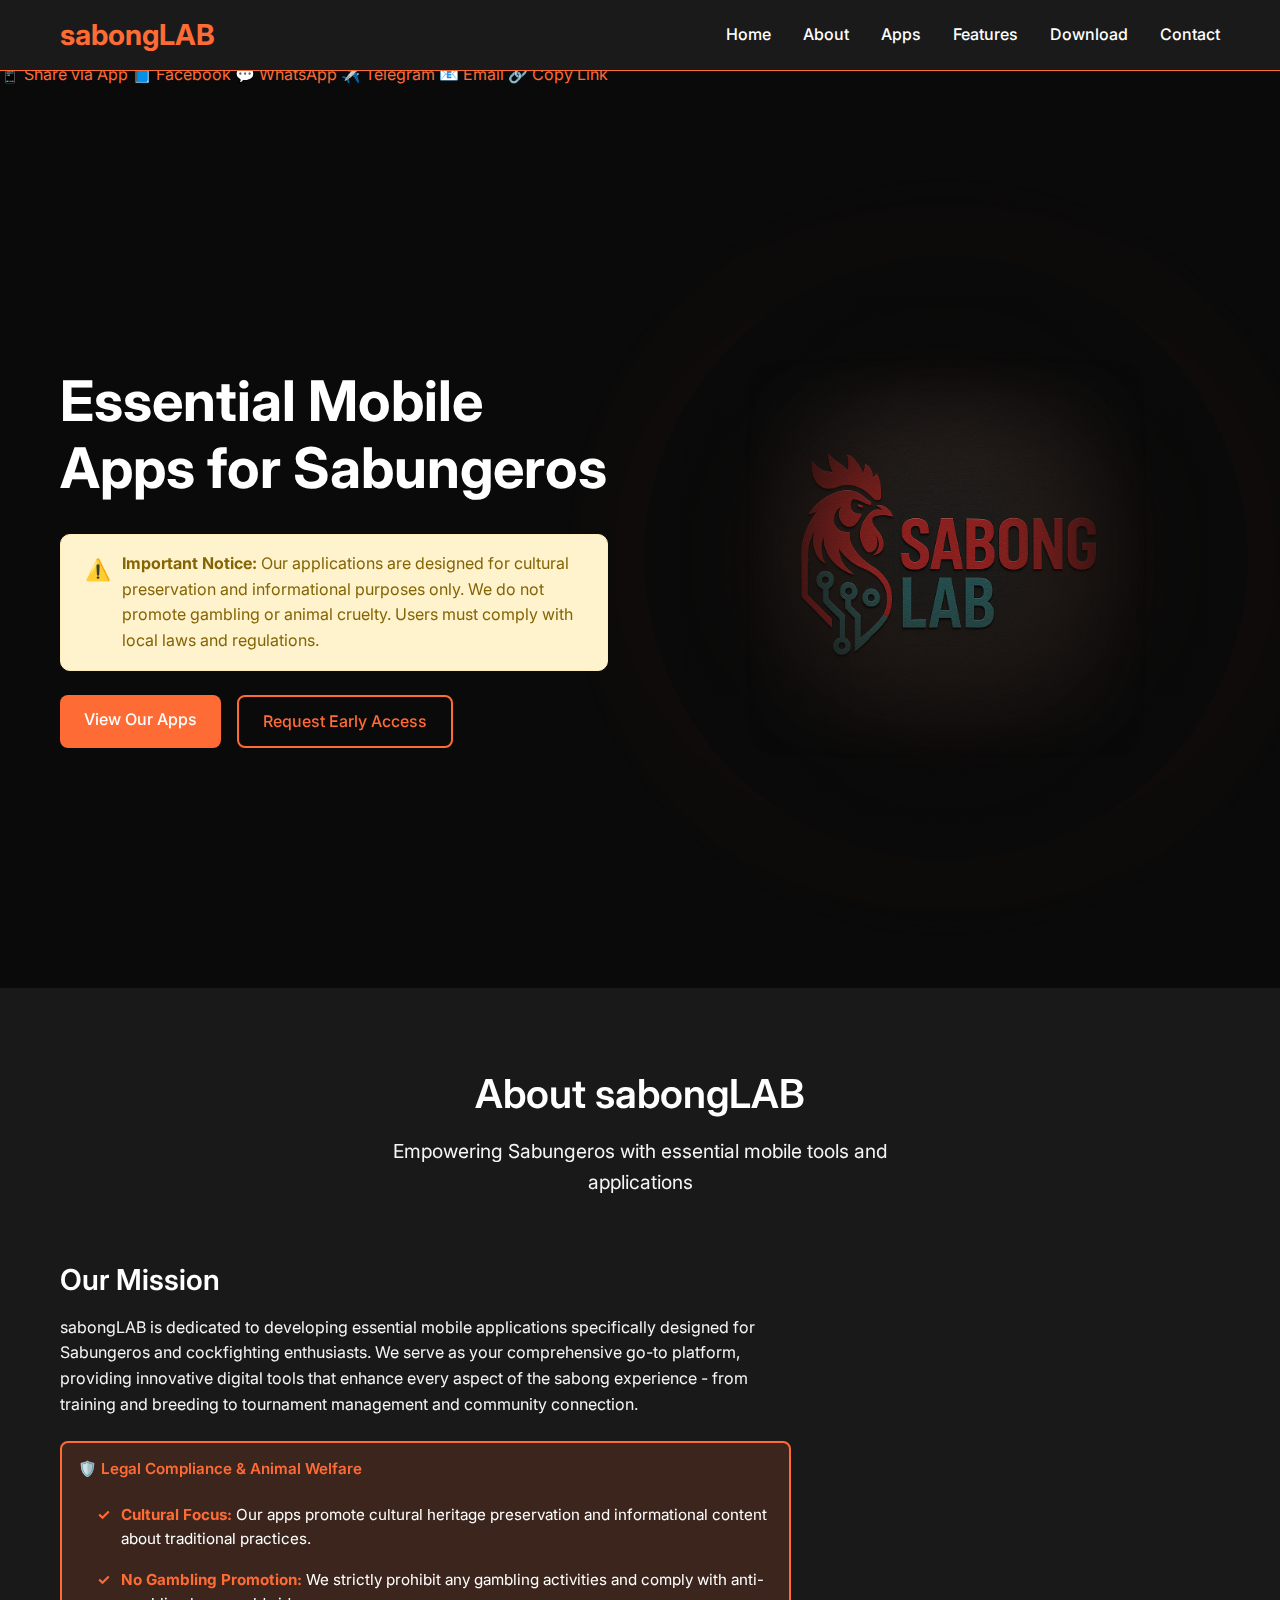
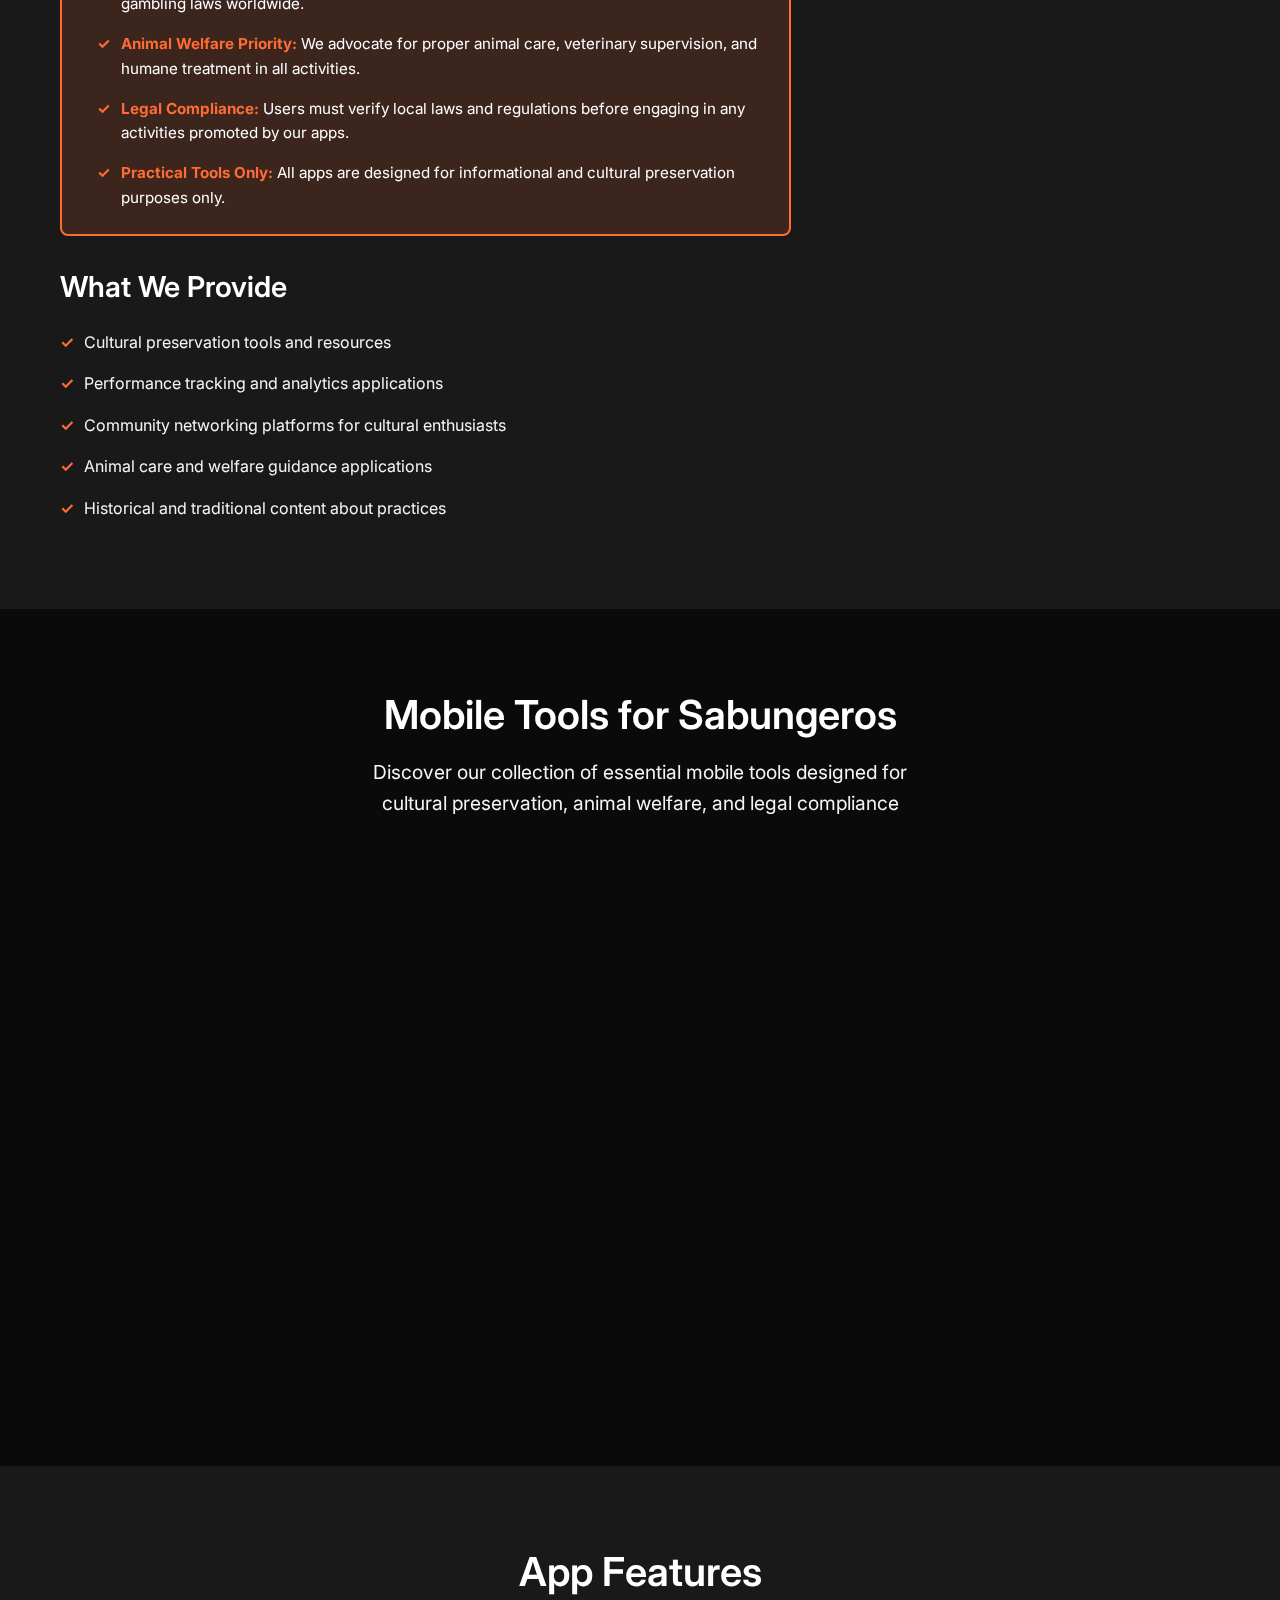
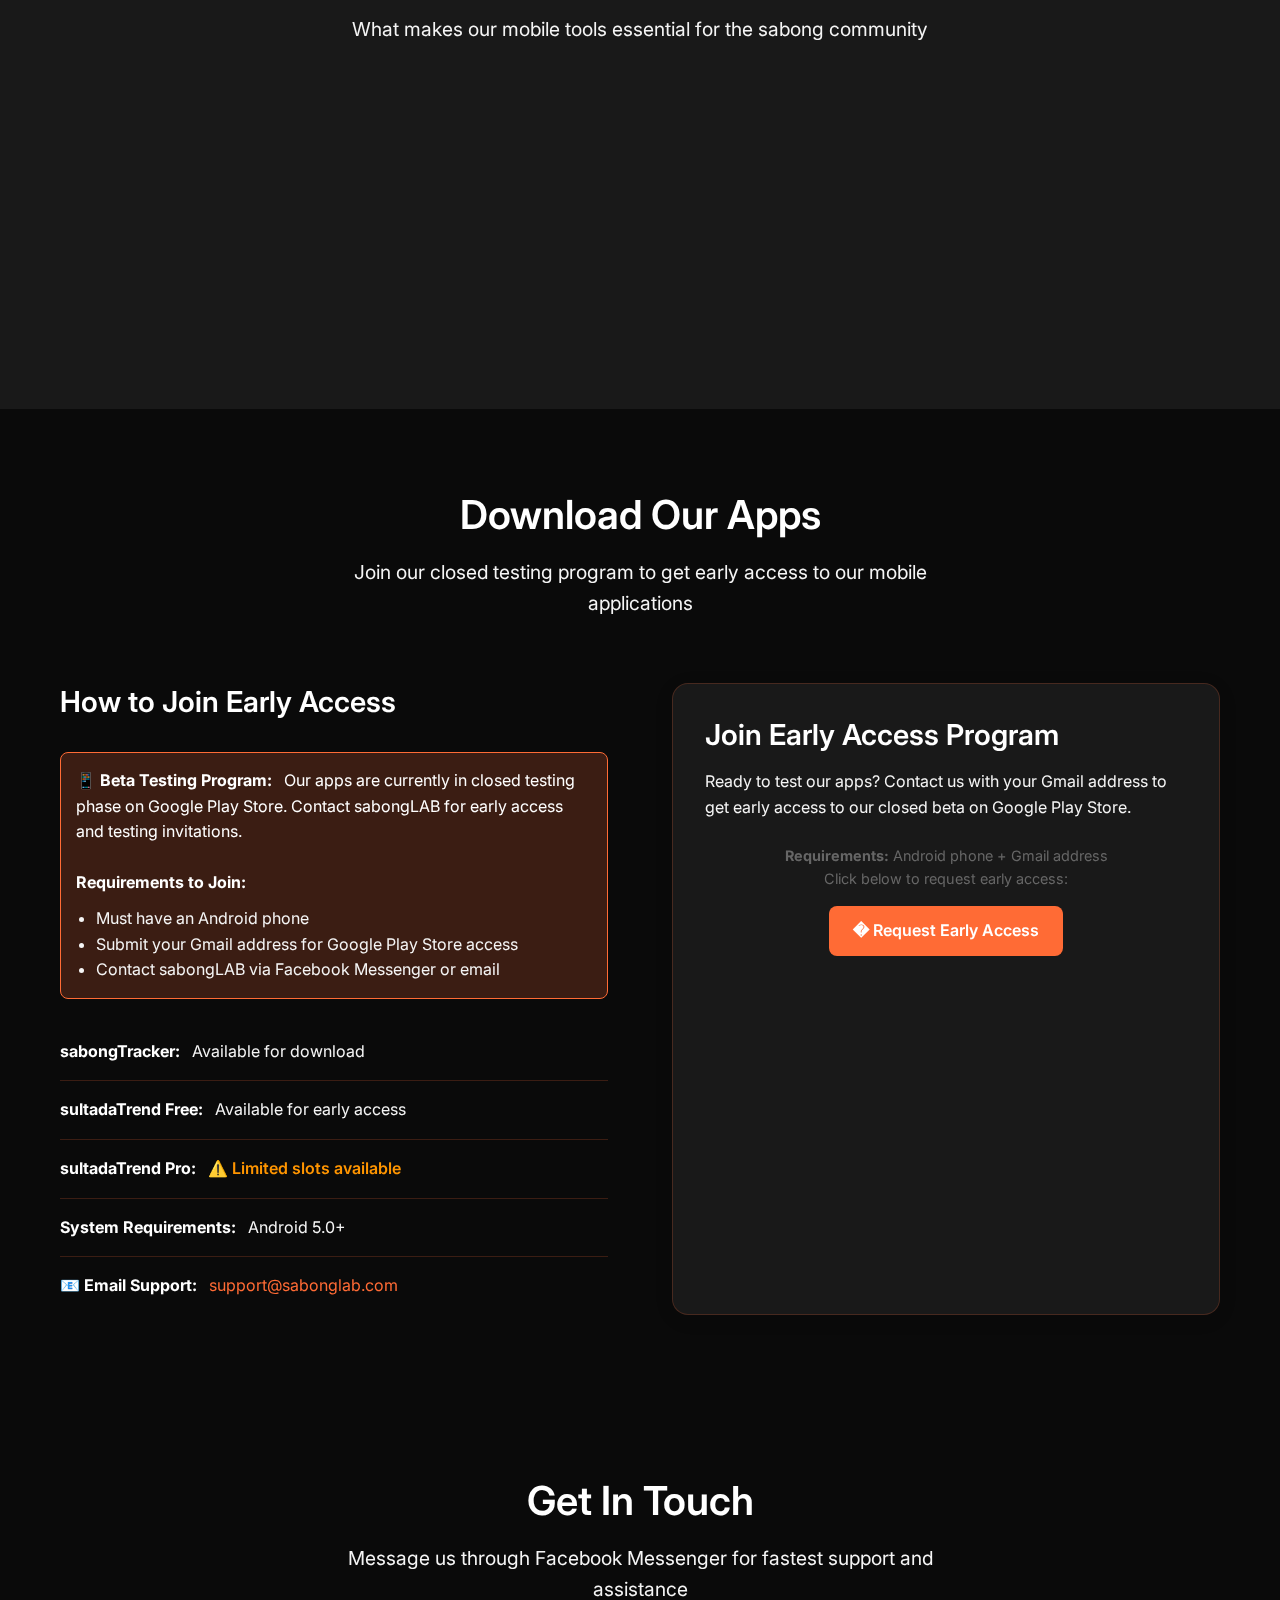
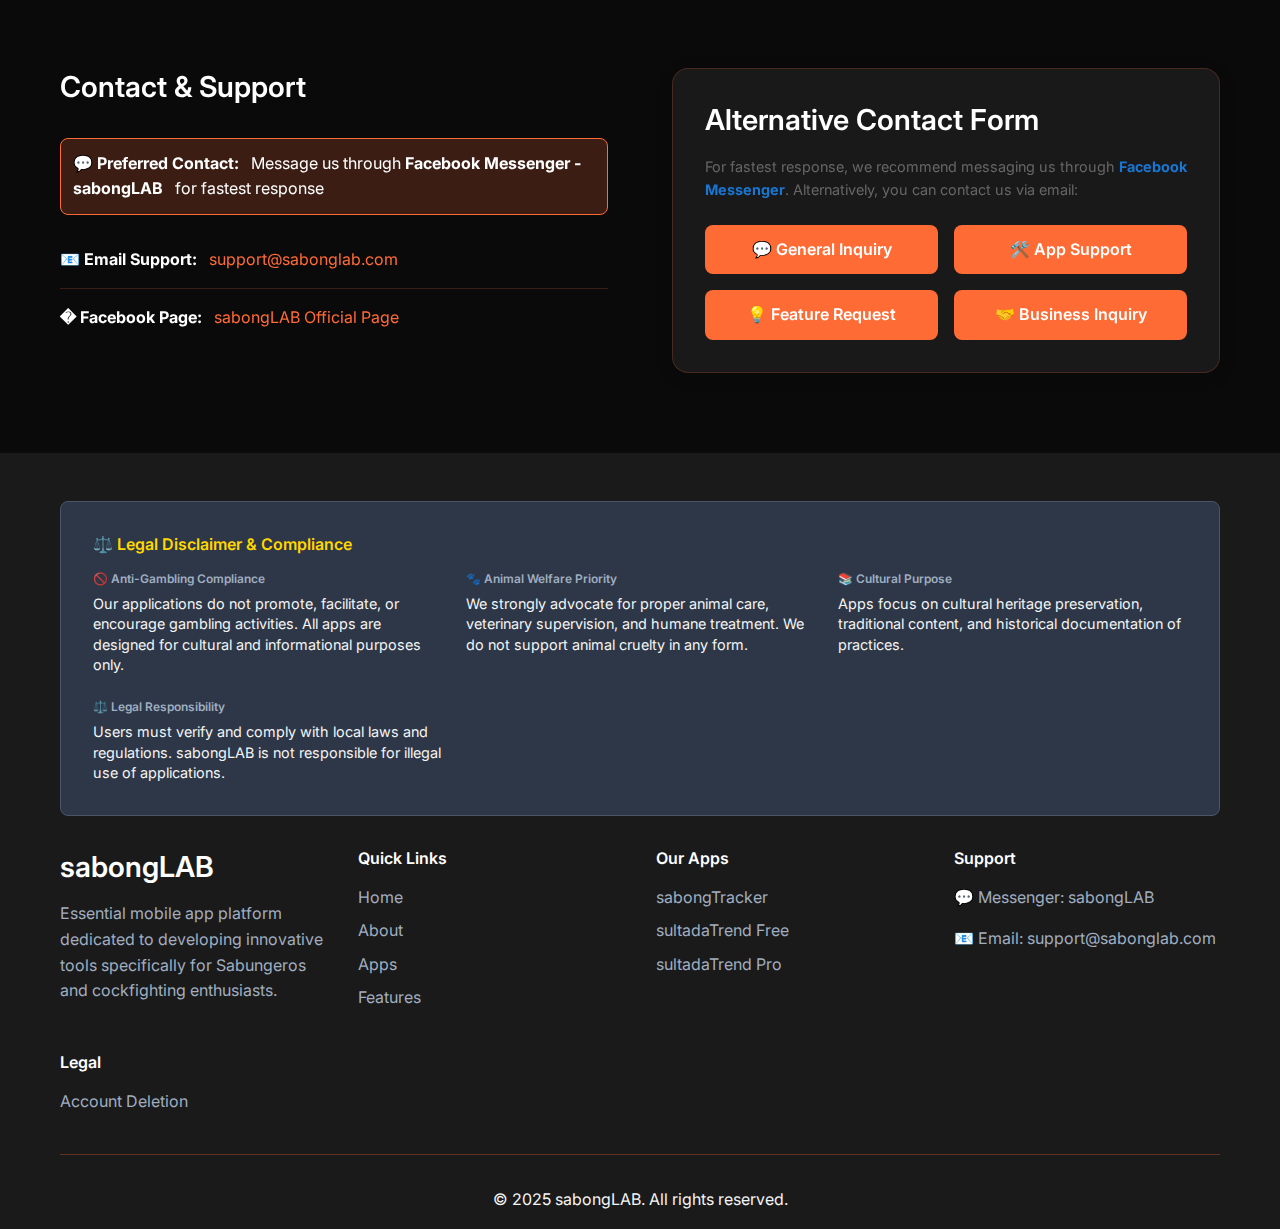
<file: index.html>
<!DOCTYPE html>
<html lang="en">
<head>
    <meta charset="UTF-8">
    <meta name="viewport" content="width=device-width, initial-scale=1.0, maximum-scale=5.0, user-scalable=yes">
    <meta name="format-detection" content="telephone=yes">
    <meta name="mobile-web-app-capable" content="yes">
    <meta name="apple-mobile-web-app-capable" content="yes">
    <meta name="apple-mobile-web-app-status-bar-style" content="black-translucent">
    <meta name="description" content="sabongLAB - Essential Mobile Apps for Sabungeros and Cockfighting Tools">
    <meta name="
    <title>sabongLAB - Essential Mobile Apps for Sabungeros</title>
    
    <!-- Favicon -->
    <link rel="icon" type="image/png" sizes="32x32" href="images/favicon-32x32.png">
    <link rel="icon" type="image/png" sizes="16x16" href="images/favicon-16x16.png">
    <link rel="apple-touch-icon" sizes="180x180" href="images/apple-touch-icon.png">
    <link rel="shortcut icon" href="images/favicon.ico">
    
    <link rel="stylesheet" href="styles.css">
    <link rel="preconnect" href="https://fonts.googleapis.com">
    <link rel="preconnect" href="https://fonts.gstatic.com" crossorigin>
    <link href="https://fonts.googleapis.com/css2?family=Inter:wght@300;400;500;600;700&display=swap" rel="stylesheet">
</head>
<body>
    <!-- Navigation -->
    <nav class="navbar">
        <div class="nav-container">
            <div class="nav-logo">
                <a href="#home">sabongLAB</a>
            </div>
            <ul class="nav-menu">
                <li class="nav-item">
                    <a href="#home" class="nav-link">Home</a>
                </li>
                <li class="nav-item">
                    <a href="#about" class="nav-link">About</a>
                </li>
                <li class="nav-item">
                    <a href="#apps" class="nav-link">Apps</a>
                </li>
                <li class="nav-item">
                    <a href="#features" class="nav-link">Features</a>
                </li>
                <li class="nav-item">
                    <a href="#download" class="nav-link">Download</a>
                </li>
                <li class="nav-item">
                    <a href="#contact" class="nav-link">Contact</a>
                </li>
            </ul>
            <div class="nav-toggle" id="mobile-menu">
                <span class="bar"></span>
                <span class="bar"></span>
                <span class="bar"></span>
            </div>
        </div>
    </nav>

    <!-- Floating Share Button -->
    <div class="share-float" id="shareButton">
        <div class="share-icon">
            <span>📤</span>
        </div>
        <div class="share-menu" id="shareMenu">
            <div class="share-menu-header">
                <h4>Share sabongLAB</h4>
            </div>
            <div class="share-options">
                <a href="#" class="share-option" id="nativeShare">
                    <span class="share-emoji">📱</span>
                    <span>Share via App</span>
                </a>
                <a href="https://www.facebook.com/sharer/sharer.php?u=https://sabonglab.com" target="_blank" class="share-option">
                    <span class="share-emoji">📘</span>
                    <span>Facebook</span>
                </a>
                <a href="https://wa.me/?text=Check%20out%20sabongLAB%20-%20Essential%20Mobile%20Apps%20for%20Sabungeros!%20🐓%20https://sabonglab.com" target="_blank" class="share-option">
                    <span class="share-emoji">💬</span>
                    <span>WhatsApp</span>
                </a>
                <a href="https://t.me/share/url?url=https://sabonglab.com&text=Check%20out%20sabongLAB%20-%20Essential%20Mobile%20Apps%20for%20Sabungeros!%20🐓" target="_blank" class="share-option">
                    <span class="share-emoji">✈️</span>
                    <span>Telegram</span>
                </a>
                <a href="mailto:?subject=Check out sabongLAB&body=Check%20out%20sabongLAB%20-%20Essential%20Mobile%20Apps%20for%20Sabungeros!%20🐓%0D%0A%0D%0Ahttps://sabonglab.com" class="share-option">
                    <span class="share-emoji">📧</span>
                    <span>Email</span>
                </a>
                <a href="#" class="share-option" id="copyLink">
                    <span class="share-emoji">🔗</span>
                    <span>Copy Link</span>
                </a>
            </div>
        </div>
    </div>

    <!-- Hero Section -->
    <section id="home" class="hero">
        <div class="hero-container">
            <div class="hero-content">
                <h1 class="hero-title">Essential Mobile Apps for Sabungeros</h1>
                <!-- ...existing code... -->
                <div class="important-notice" style="background: #fff3cd; color: #856404; border-radius: 10px; padding: 1rem 1.5rem; margin: 2rem 0 0 0; border: 1px solid #ffeeba; display: flex; align-items: flex-start; gap: 0.7rem; font-size: 1rem; max-width: 600px;">
                    <span style="font-size: 1.3rem; margin-top: 2px;">⚠️</span>
                    <span><strong>Important Notice:</strong> Our applications are designed for cultural preservation and informational purposes only. We do not promote gambling or animal cruelty. Users must comply with local laws and regulations.</span>
                </div>
                <div style="height: 1.5rem;"></div>
                <div class="hero-buttons">
                    <a href="#apps" class="btn btn-primary">View Our Apps</a>
                    <a href="#contact" class="btn btn-secondary">Request Early Access</a>
                </div>
            </div>
            <div class="hero-image">
                <div class="hero-logo-container">
                    <img src="images/sabonglab-logo.png" alt="sabongLAB Logo" class="hero-logo">
                </div>
            </div>
        </div>
    </section>

    <!-- About Section -->
    <section id="about" class="about">
        <div class="container">
            <div class="section-header">
                <h2>About sabongLAB</h2>
                <p>Empowering Sabungeros with essential mobile tools and applications</p>
            </div>
            <div class="about-content">
                <div class="about-text">
                    <h3>Our Mission</h3>
                    <p>sabongLAB is dedicated to developing essential mobile applications specifically designed for Sabungeros and cockfighting enthusiasts. We serve as your comprehensive go-to platform, providing innovative digital tools that enhance every aspect of the sabong experience - from training and breeding to tournament management and community connection.</p>
                    
                    <div class="legal-disclaimer" style="background: rgba(255, 107, 53, 0.15); border: 2px solid var(--dk-orange); padding: 16px; border-radius: 8px; margin: 1.5rem 0; font-size: 0.95rem; color: var(--dk-white);">
                        <h4 style="color: var(--dk-orange); margin-bottom: 1rem;">🛡️ Legal Compliance & Animal Welfare</h4>
                        <ul style="margin: 0; padding-left: 1.2rem; color: var(--dk-white);">
                            <li style="color: var(--dk-white);"><strong style="color: var(--dk-orange);">Cultural Focus:</strong> Our apps promote cultural heritage preservation and informational content about traditional practices.</li>
                            <li style="color: var(--dk-white);"><strong style="color: var(--dk-orange);">No Gambling Promotion:</strong> We strictly prohibit any gambling activities and comply with anti-gambling laws worldwide.</li>
                            <li style="color: var(--dk-white);"><strong style="color: var(--dk-orange);">Animal Welfare Priority:</strong> We advocate for proper animal care, veterinary supervision, and humane treatment in all activities.</li>
                            <li style="color: var(--dk-white);"><strong style="color: var(--dk-orange);">Legal Compliance:</strong> Users must verify local laws and regulations before engaging in any activities promoted by our apps.</li>
                            <li style="color: var(--dk-white);"><strong style="color: var(--dk-orange);">Practical Tools Only:</strong> All apps are designed for informational and cultural preservation purposes only.</li>
                        </ul>
                    </div>
                    
                    <h3>What We Provide</h3>
                    <ul>
                        <li>Cultural preservation tools and resources</li>
                        <li>Performance tracking and analytics applications</li>
                        <li>Community networking platforms for cultural enthusiasts</li>
                        <li>Animal care and welfare guidance applications</li>
                        <li>Historical and traditional content about practices</li>
                    </ul>
                </div>
                <div class="about-stats">
                    <div class="stat-item">
                        <h4>3</h4>
                        <p>Mobile Apps</p>
                    </div>
                    <div class="stat-item">
                        <h4>10K+</h4>
                        <p>Downloads</p>
                    </div>
                    <div class="stat-item">
                        <h4>4.2</h4>
                        <p>User Rating</p>
                    </div>
                </div>
            </div>
        </div>
    </section>

    <!-- Apps Section -->
    <section id="apps" class="services">
        <div class="container">
            <div class="section-header">
                <h2>Mobile Tools for Sabungeros</h2>
                <p>Discover our collection of essential mobile tools designed for cultural preservation, animal welfare, and legal compliance</p>
            </div>
            <div class="services-grid">
                <div class="service-card">
                    <div class="app-logo">
                        <img src="images/sabong-tracker-logo.png" alt="sabongTracker Logo" class="app-logo-img">
                    </div>
                    <h3>sabongTracker</h3>
                    <p class="app-summary">Cockfighting events and schedules across the nation on your fingertips.</p>
                    <button class="toggle-details btn-link">Show Details</button>
                    <div class="app-details" style="display: none;">
                        <p>sabongTracker is your ultimate companion for keeping up with the cockfighting events and regular cockpit schedules across the nation. Whether you're a sabong enthusiast, cockpit operator or an event promoter, this app is designed to bridge the gap between tradition and technology.</p>
                    </div>
                    <a href="https://play.google.com/store/apps/details?id=com.gil.sabongtracker" target="_blank" class="btn btn-primary">Live on Google Play—download now</a>
                    <div style="margin-top: 0.5rem; text-align: center;">
                        <a href="https://play.google.com/store/apps/details?id=com.gil.sabongtracker" target="_blank" 
                           style="color: var(--dk-gray-light); font-size: 0.85rem; text-decoration: underline; display: inline-flex; align-items: center; gap: 0.3rem; justify-content: center;">
                            📱 View on Google Play Store
                        </a>
                    </div>
                </div>
                <div class="service-card">
                    <div class="app-logo">
                        <img src="images/sultada-trend-free-logo.png" alt="sultadaTrend Free Logo" class="app-logo-img">
                    </div>
                    <h3>sultadaTrend Free</h3>
                    <p class="app-summary">Free analytics and pattern detection tool for Sabong enthusiasts.</p>
                    <button class="toggle-details btn-link">Show Details</button>
                    <div class="app-details" style="display: none;">
                        <p>sultadaTrend Free is the free version of sultadaTrend Pro, the ultimate analytics and pattern detection tool designed specifically for Sabong (cockfighting) enthusiasts. Take your Sabong experience to the next level with features that help you record, analyze, and guide you with possible match outcomes.</p>
                        <div style="margin-top: 1rem; font-size: 0.9rem; color: #666;">
                            <strong>Key Features:</strong> Effortless Match Recording, Advanced Pattern Detection, Customizable Data, Dynamic Analytics, Clean User-Friendly Interface, Secure & Private data storage.
                        </div>
                    </div>
                    <a href="https://www.facebook.com/profile.php?id=61580675567336" target="_blank" class="btn btn-primary">Request Early Access</a>
                    <div style="margin-top: 0.8rem; text-align: center;">
                        <a href="https://play.google.com/store/apps/details?id=com.sultanfreeversionapp.analytics" target="_blank" 
                           style="color: var(--dk-gray-light); font-size: 0.85rem; text-decoration: underline; display: inline-flex; align-items: center; gap: 0.3rem; justify-content: center;">
                            📱 View on Google Play Store
                        </a>
                    </div>
                </div>
                <div class="service-card">
                    <div class="app-logo">
                        <img src="images/sultada-trend-pro-logo.png" alt="sultadaTrend Pro Logo" class="app-logo-img">
                    </div>
                    <h3>sultadaTrend Pro</h3>
                    <p class="app-summary">Premium analytics tool with unlimited features and moon phase analysis.</p>
                    <button class="toggle-details btn-link">Show Details</button>
                    <div class="app-details" style="display: none;">
                        <p>sultadaTrend Pro is the ultimate analytics and pattern detection tool designed specifically for Sabong (cockfighting) enthusiasts. Take your Sabong experience to the next level with features that help you record, analyze, and guide you with possible match outcomes.</p>
                        <div style="margin-top: 1rem; font-size: 0.9rem; color: #666;">
                            <strong>Key Features:</strong> Unlimited Match Recording, Advanced Pattern Detection, Customizable Data, Dynamic Analytics with Charts, Moon Phase Analysis, Clean User-Friendly Interface, Secure & Private data storage.
                        </div>
                    </div>
                    <a href="https://www.facebook.com/profile.php?id=61580675567336" target="_blank" class="btn btn-primary">Request Early Access</a>
                    <div style="margin-top: 0.8rem; text-align: center;">
                        <a href="https://play.google.com/store/apps/details?id=com.sultada.trend.analytics" target="_blank" 
                           style="color: var(--dk-gray-light); font-size: 0.85rem; text-decoration: underline; display: inline-flex; align-items: center; gap: 0.3rem; justify-content: center;">
                            📱 View on Google Play Store
                        </a>
                    </div>
                </div>
            </div>
        </div>
    </section>

    <!-- Features Section -->
    <section id="features" class="analysis">
        <div class="container">
            <div class="section-header">
                <h2>App Features</h2>
                <p>What makes our mobile tools essential for the sabong community</p>
            </div>
            <div class="analysis-content">
                <div class="analysis-card">
                    <h3>Event Tracking & Scheduling</h3>
                    <p>Stay updated with cockfighting events and regular cockpit schedules across the nation. Bridge the gap between tradition and technology with comprehensive event management tools.</p>
                </div>
                <div class="analysis-card">
                    <h3>Match Analytics & Trend Detection</h3>
                    <p>Record, analyze, and track match patterns with useful analytics tools. Features include customizable data entry, dynamic charts, and moon phase analysis for comprehensive insights.</p>
                </div>
            </div>
        </div>
    </section>

    <!-- Download Section -->
    <section id="download" class="contact">
        <div class="container">
            <div class="section-header">
                <h2>Download Our Apps</h2>
                <p>Join our closed testing program to get early access to our mobile applications</p>
            </div>
            <div class="contact-content">
                <div class="contact-info">
                    <h3>How to Join Early Access</h3>
                    <div class="contact-item" style="background: rgba(255, 107, 53, 0.2); border: 1px solid var(--dk-orange); padding: 15px; border-radius: 8px; margin-bottom: 1.5rem; color: var(--dk-white);">
                        <strong>📱 Beta Testing Program:</strong> Our apps are currently in closed testing phase on Google Play Store. Contact sabongLAB for early access and testing invitations.
                        <br><br>
                        <strong>Requirements to Join:</strong>
                        <ul style="margin: 10px 0 0 0; padding-left: 20px; color: var(--dk-white);">
                            <li>Must have an Android phone</li>
                            <li>Submit your Gmail address for Google Play Store access</li>
                            <li>Contact sabongLAB via Facebook Messenger or email</li>
                        </ul>
                    </div>
                    <div class="contact-item">
                        <strong>sabongTracker:</strong> <span style="color: var(--dk-gray-light);">Available for download</span>
                    </div>
                    <div class="contact-item">
                        <strong>sultadaTrend Free:</strong> <span style="color: var(--dk-gray-light);">Available for early access</span>
                    </div>
                    <div class="contact-item">
                        <strong>sultadaTrend Pro:</strong> <span style="color: #ff9500; font-weight: 600;">⚠️ Limited slots available</span>
                    </div>
                    <div class="contact-item">
                        <strong>System Requirements:</strong> Android 5.0+
                    </div>
                    <div class="contact-item">
                        <strong>📧 Email Support:</strong> <a href="mailto:support@sabonglab.com?subject=Early Access Request" style="color: var(--dk-orange);">support@sabonglab.com</a>
                    </div>
                </div>
                <div class="contact-form">
                    <h3>Join Early Access Program</h3>
                    <p>Ready to test our apps? Contact us with your Gmail address to get early access to our closed beta on Google Play Store.</p>
                    <div style="text-align: center; margin-top: 1.5rem;">
                        <p style="margin-bottom: 1rem; color: #666; font-size: 0.9rem;">
                            <strong>Requirements:</strong> Android phone + Gmail address<br>
                            Click below to request early access:
                        </p>
                        <a href="mailto:support@sabonglab.com?subject=Early Access Request&body=Hi sabongLAB team,%0D%0A%0D%0AI would like to join the early access program for your apps.%0D%0A%0D%0AMy Gmail address: [Please enter your Gmail address here]%0D%0AAndroid device model: [Please specify your Android phone model]%0D%0A%0D%0AApps I'm interested in:%0D%0A☐ sabongTracker%0D%0A☐ sultadaTrend Free%0D%0A☐ sultadaTrend Pro (Limited slots)%0D%0A%0D%0AThank you!" 
                           class="btn btn-primary" 
                           style="display: inline-block; padding: 12px 24px; background: var(--dk-orange); color: white; text-decoration: none; border-radius: 8px; font-weight: 600; transition: all 0.3s ease;">
                            � Request Early Access
                        </a>
                    </div>
                </div>
            </div>
        </div>
    </section>

    <!-- Contact Section -->
    <section id="contact" class="contact">
        <div class="container">
            <div class="section-header">
                <h2>Get In Touch</h2>
                <p>Message us through Facebook Messenger for fastest support and assistance</p>
            </div>
            <div class="contact-content">
                <div class="contact-info">
                    <h3>Contact & Support</h3>
                    <div class="contact-item" style="background: rgba(255, 107, 53, 0.2); border: 1px solid var(--dk-orange); padding: 12px; border-radius: 8px; margin-bottom: 1rem; color: var(--dk-white);">
                        <strong>💬 Preferred Contact:</strong> Message us through <a href="https://www.facebook.com/profile.php?id=61580675567336" target="_blank" style="color: var(--dk-orange);"><strong>Facebook Messenger - sabongLAB</strong></a> for fastest response
                    </div>
                    <div class="contact-item">
                        <strong>📧 Email Support:</strong> <a href="mailto:support@sabonglab.com" style="color: var(--dk-orange);">support@sabonglab.com</a>
                    </div>
                    <div class="contact-item">
                        <strong>� Facebook Page:</strong> <a href="https://www.facebook.com/profile.php?id=61580675567336" target="_blank" style="color: var(--dk-orange);">sabongLAB Official Page</a>
                    </div>
                </div>
                <div class="contact-form">
                    <h3>Alternative Contact Form</h3>
                    <p style="margin-bottom: 1rem; color: #666; font-size: 0.9rem;">
                        For fastest response, we recommend messaging us through <a href="https://www.facebook.com/profile.php?id=61580675567336" target="_blank" style="color: #1976d2;"><strong>Facebook Messenger</strong></a>. 
                        Alternatively, you can contact us via email:
                    </p>
                    <div style="display: grid; grid-template-columns: repeat(auto-fit, minmax(200px, 1fr)); gap: 1rem; margin-top: 1.5rem;">
                        <a href="mailto:support@sabonglab.com?subject=General Inquiry&body=Hi sabongLAB team,%0D%0A%0D%0A[Please describe your inquiry here]%0D%0A%0D%0AThank you!" 
                           class="btn btn-primary" 
                           style="display: block; padding: 12px 16px; background: var(--dk-orange); color: white; text-decoration: none; border-radius: 8px; font-weight: 600; text-align: center; transition: all 0.3s ease;">
                            💬 General Inquiry
                        </a>
                        <a href="mailto:support@sabonglab.com?subject=App Support Request&body=Hi sabongLAB team,%0D%0A%0D%0AApp: [Please specify which app]%0D%0ADevice: [Android/iOS version]%0D%0AIssue: [Please describe the issue]%0D%0A%0D%0AThank you!" 
                           class="btn btn-primary" 
                           style="display: block; padding: 12px 16px; background: var(--dk-orange); color: white; text-decoration: none; border-radius: 8px; font-weight: 600; text-align: center; transition: all 0.3s ease;">
                            🛠️ App Support
                        </a>
                        <a href="mailto:support@sabonglab.com?subject=Feature Request&body=Hi sabongLAB team,%0D%0A%0D%0AApp: [Please specify which app]%0D%0AFeature Request: [Please describe the feature you'd like to see]%0D%0AWhy it would be helpful: [Optional explanation]%0D%0A%0D%0AThank you!" 
                           class="btn btn-primary" 
                           style="display: block; padding: 12px 16px; background: var(--dk-orange); color: white; text-decoration: none; border-radius: 8px; font-weight: 600; text-align: center; transition: all 0.3s ease;">
                            💡 Feature Request
                        </a>
                        <a href="mailto:support@sabonglab.com?subject=Business Inquiry&body=Hi sabongLAB team,%0D%0A%0D%0A[Please describe your business inquiry]%0D%0A%0D%0AThank you!" 
                           class="btn btn-primary" 
                           style="display: block; padding: 12px 16px; background: var(--dk-orange); color: white; text-decoration: none; border-radius: 8px; font-weight: 600; text-align: center; transition: all 0.3s ease;">
                            🤝 Business Inquiry
                        </a>
                    </div>
                </div>
            </div>
        </div>
    </section>

    <!-- Footer -->
    <footer class="footer">
        <div class="container">
            <!-- Legal Disclaimer Section -->
            <div style="background: #2d3748; padding: 2rem; border-radius: 8px; margin-bottom: 2rem; border: 1px solid #4a5568;">
                <h4 style="color: #ffd700; margin-bottom: 1rem;">⚖️ Legal Disclaimer & Compliance</h4>
                <div style="display: grid; grid-template-columns: repeat(auto-fit, minmax(300px, 1fr)); gap: 1.5rem; font-size: 0.9rem; color: #e2e8f0;">
                    <div>
                        <h5 style="color: #a0aec0; margin-bottom: 0.5rem;">🚫 Anti-Gambling Compliance</h5>
                        <p style="margin: 0; line-height: 1.4;">Our applications do not promote, facilitate, or encourage gambling activities. All apps are designed for cultural and informational purposes only.</p>
                    </div>
                    <div>
                        <h5 style="color: #a0aec0; margin-bottom: 0.5rem;">🐾 Animal Welfare Priority</h5>
                        <p style="margin: 0; line-height: 1.4;">We strongly advocate for proper animal care, veterinary supervision, and humane treatment. We do not support animal cruelty in any form.</p>
                    </div>
                    <div>
                        <h5 style="color: #a0aec0; margin-bottom: 0.5rem;">📚 Cultural Purpose</h5>
                        <p style="margin: 0; line-height: 1.4;">Apps focus on cultural heritage preservation, traditional content, and historical documentation of practices.</p>
                    </div>
                    <div>
                        <h5 style="color: #a0aec0; margin-bottom: 0.5rem;">⚖️ Legal Responsibility</h5>
                        <p style="margin: 0; line-height: 1.4;">Users must verify and comply with local laws and regulations. sabongLAB is not responsible for illegal use of applications.</p>
                    </div>
                </div>
            </div>
            
            <div class="footer-content">
                <div class="footer-section">
                    <h3>sabongLAB</h3>
                    <p>Essential mobile app platform dedicated to developing innovative tools specifically for Sabungeros and cockfighting enthusiasts.</p>
                </div>
                <div class="footer-section">
                    <h4>Quick Links</h4>
                    <ul>
                        <li><a href="#home">Home</a></li>
                        <li><a href="#about">About</a></li>
                        <li><a href="#apps">Apps</a></li>
                        <li><a href="#features">Features</a></li>
                    </ul>
                </div>
                <div class="footer-section">
                    <h4>Our Apps</h4>
                    <ul>
                        <li><a href="https://play.google.com/store/apps/details?id=com.gil.sabongtracker" target="_blank">sabongTracker</a></li>
                        <li><a href="https://play.google.com/store/apps/details?id=com.sultanfreeversionapp.analytics" target="_blank">sultadaTrend Free</a></li>
                        <li><a href="https://play.google.com/store/apps/details?id=com.sultada.trend.analytics" target="_blank">sultadaTrend Pro</a></li>
                    </ul>
                </div>
                <div class="footer-section">
                    <h4>Support</h4>
                    <p>💬 Messenger: <a href="https://www.facebook.com/profile.php?id=61580675567336" target="_blank" style="color: #a0aec0;">sabongLAB</a></p>
                    <p>📧 Email: <a href="mailto:support@sabonglab.com" style="color: #a0aec0;">support@sabonglab.com</a></p>
                </div>
                <div class="footer-section">
                    <h4>Legal</h4>
                    <ul>
                        <li><a href="sabongtracker-account-deletion.html" style="color: #a0aec0;">Account Deletion</a></li>
                    </ul>
                </div>
            </div>
            <div class="footer-bottom">
                <p>&copy; 2025 sabongLAB. All rights reserved.</p>
            </div>
        </div>
    </footer>

    <script src="script.js"></script>
</body>
</html>
</file>
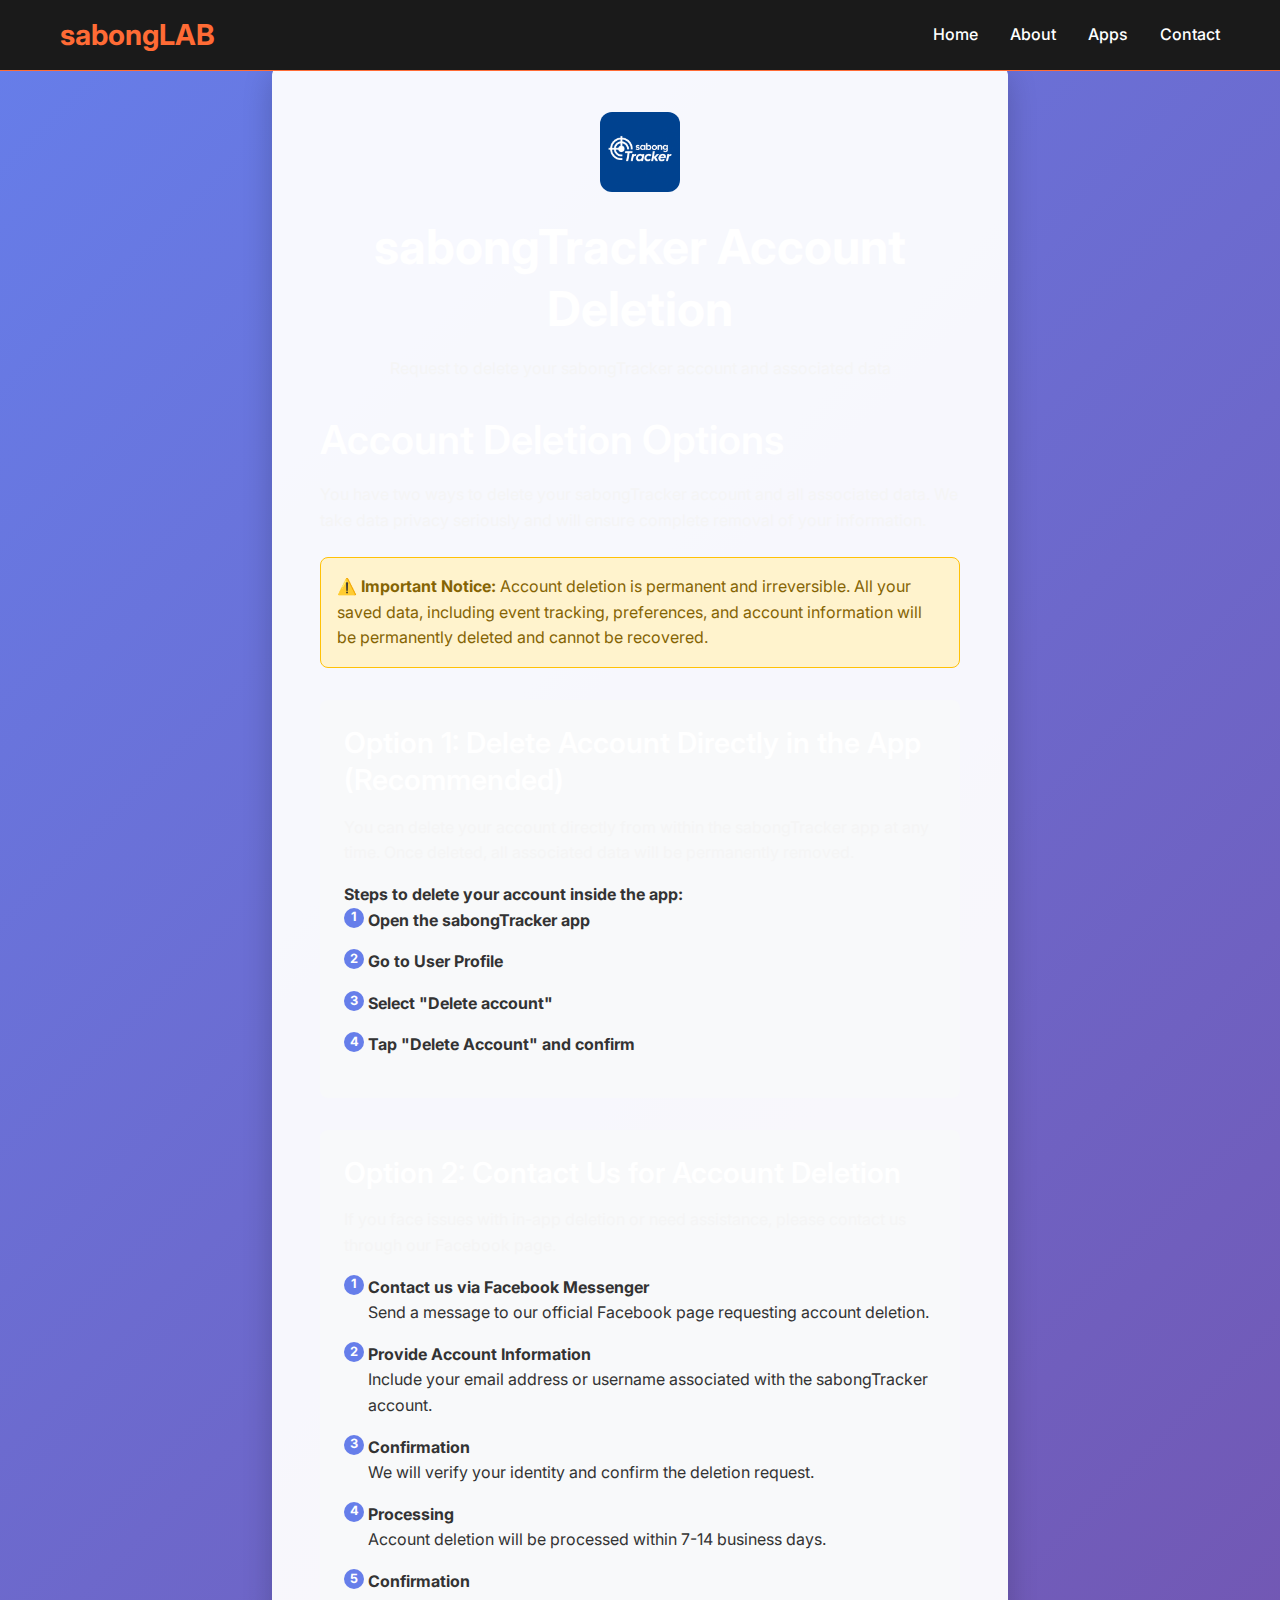
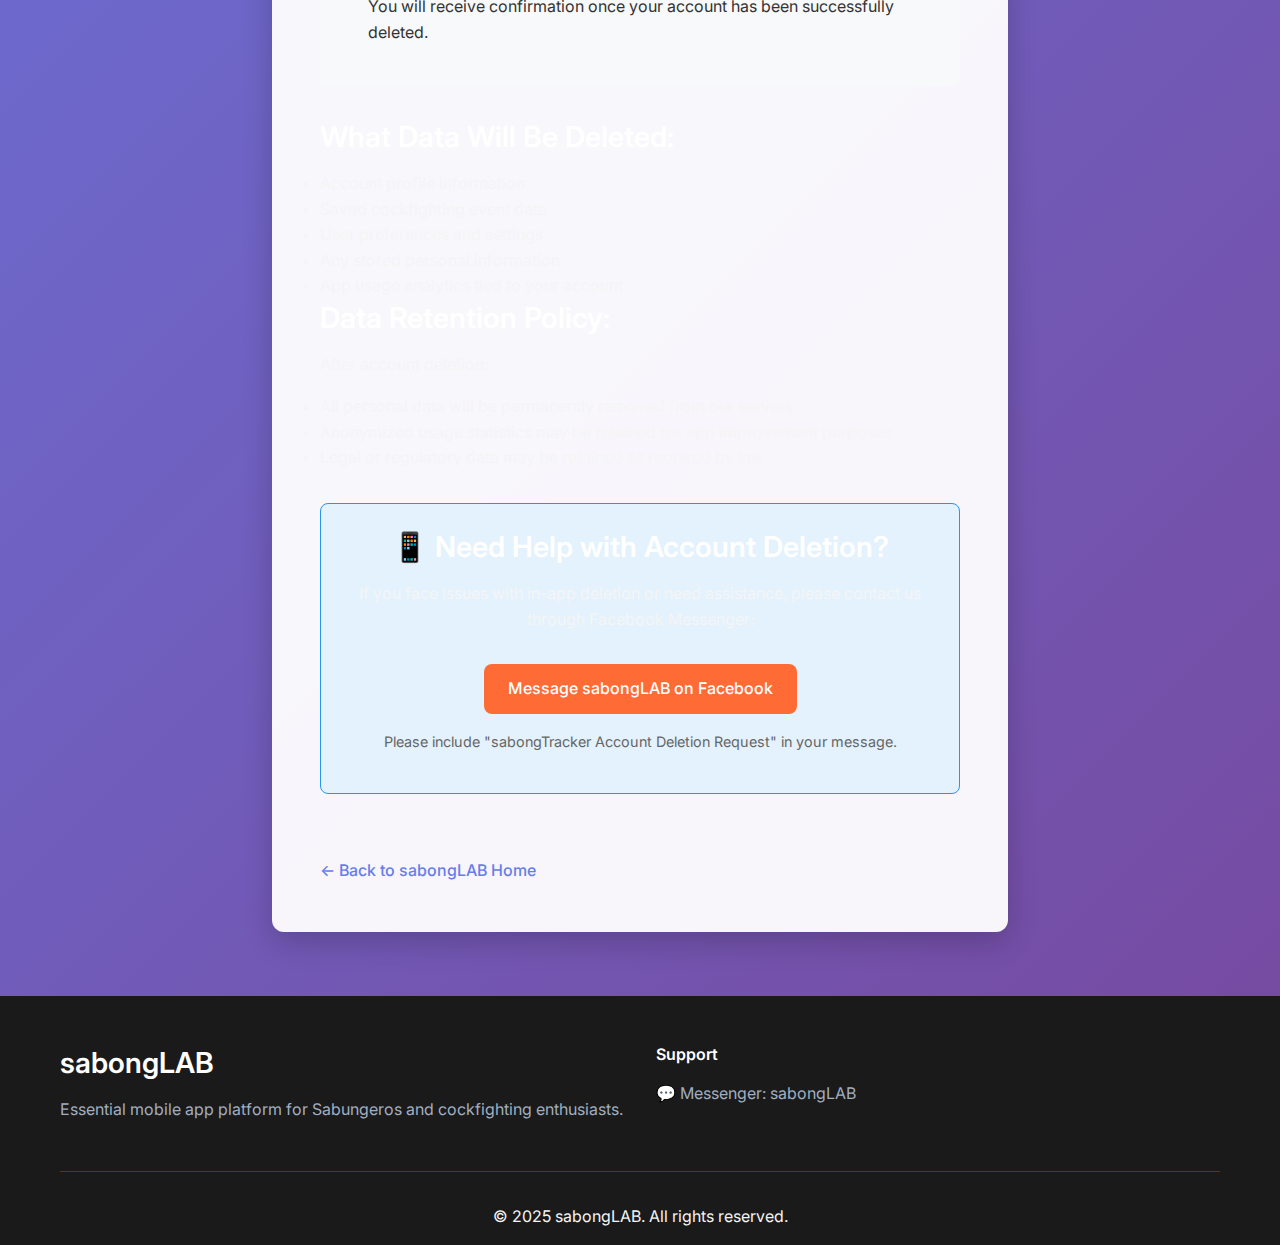
<file: sabongtracker-account-deletion.html>
<!DOCTYPE html>
<html lang="en">
<head>
    <meta charset="UTF-8">
    <meta name="viewport" content="width=device-width, initial-scale=1.0">
    <meta name="description" content="sabongTracker Account Deletion - Request account deletion for sabongTracker app">
    <meta name="keywords" content="sabongTracker, account deletion, delete account, remove data">
    <title>sabongTracker - Account Deletion</title>
    <link rel="stylesheet" href="styles.css">
    <link rel="preconnect" href="https://fonts.googleapis.com">
    <link rel="preconnect" href="https://fonts.gstatic.com" crossorigin>
    <link href="https://fonts.googleapis.com/css2?family=Inter:wght@300;400;500;600;700&display=swap" rel="stylesheet">
    <style>
        .deletion-page {
            padding: 4rem 0;
            min-height: 80vh;
            background: linear-gradient(135deg, #667eea 0%, #764ba2 100%);
            color: white;
        }
        .deletion-container {
            max-width: 800px;
            margin: 0 auto;
            padding: 0 2rem;
        }
        .deletion-card {
            background: rgba(255, 255, 255, 0.95);
            border-radius: 12px;
            padding: 3rem;
            color: #333;
            box-shadow: 0 10px 30px rgba(0, 0, 0, 0.2);
        }
        .app-header {
            text-align: center;
            margin-bottom: 2rem;
        }
        .app-logo-large {
            width: 80px;
            height: 80px;
            border-radius: 12px;
            margin-bottom: 1rem;
        }
        .process-steps {
            background: #f8f9fa;
            border-radius: 8px;
            padding: 1.5rem;
            margin: 2rem 0;
        }
        .step {
            margin-bottom: 1rem;
            padding-left: 1.5rem;
            position: relative;
        }
        .step::before {
            content: counter(step-counter);
            counter-increment: step-counter;
            position: absolute;
            left: 0;
            top: 0;
            background: #667eea;
            color: white;
            width: 20px;
            height: 20px;
            border-radius: 50%;
            display: flex;
            align-items: center;
            justify-content: center;
            font-size: 0.8rem;
            font-weight: bold;
        }
        .process-steps {
            counter-reset: step-counter;
        }
        .warning-box {
            background: #fff3cd;
            border: 1px solid #ffc107;
            border-radius: 8px;
            padding: 1rem;
            margin: 1.5rem 0;
            color: #856404;
        }
        .contact-section {
            background: #e3f2fd;
            border: 1px solid #2196f3;
            border-radius: 8px;
            padding: 1.5rem;
            margin: 2rem 0;
            text-align: center;
        }
        .back-link {
            display: inline-block;
            margin-top: 2rem;
            color: #667eea;
            text-decoration: none;
            font-weight: 500;
        }
        .back-link:hover {
            text-decoration: underline;
        }
    </style>
</head>
<body>
    <!-- Navigation -->
    <nav class="navbar">
        <div class="nav-container">
            <div class="nav-logo">
                <a href="index.html">sabongLAB</a>
            </div>
            <ul class="nav-menu">
                <li class="nav-item">
                    <a href="index.html#home" class="nav-link">Home</a>
                </li>
                <li class="nav-item">
                    <a href="index.html#about" class="nav-link">About</a>
                </li>
                <li class="nav-item">
                    <a href="index.html#apps" class="nav-link">Apps</a>
                </li>
                <li class="nav-item">
                    <a href="index.html#contact" class="nav-link">Contact</a>
                </li>
            </ul>
        </div>
    </nav>

    <!-- Account Deletion Page -->
    <section class="deletion-page">
        <div class="deletion-container">
            <div class="deletion-card">
                <div class="app-header">
                    <img src="images/sabong-tracker-logo.png" alt="sabongTracker Logo" class="app-logo-large">
                    <h1>sabongTracker Account Deletion</h1>
                    <p>Request to delete your sabongTracker account and associated data</p>
                </div>

                <h2>Account Deletion Options</h2>
                <p>You have two ways to delete your sabongTracker account and all associated data. We take data privacy seriously and will ensure complete removal of your information.</p>

                <div class="warning-box">
                    <strong>⚠️ Important Notice:</strong> Account deletion is permanent and irreversible. All your saved data, including event tracking, preferences, and account information will be permanently deleted and cannot be recovered.
                </div>

                <div class="process-steps">
                    <h3>Option 1: Delete Account Directly in the App (Recommended)</h3>
                    <p>You can delete your account directly from within the sabongTracker app at any time. Once deleted, all associated data will be permanently removed.</p>
                    
                    <strong>Steps to delete your account inside the app:</strong>
                    <div class="step">
                        <strong>Open the sabongTracker app</strong>
                    </div>
                    <div class="step">
                        <strong>Go to User Profile</strong>
                    </div>
                    <div class="step">
                        <strong>Select "Delete account"</strong>
                    </div>
                    <div class="step">
                        <strong>Tap "Delete Account" and confirm</strong>
                    </div>
                </div>

                <div class="process-steps">
                    <h3>Option 2: Contact Us for Account Deletion</h3>
                    <p>If you face issues with in-app deletion or need assistance, please contact us through our Facebook page.</p>
                    <div class="step">
                        <strong>Contact us via Facebook Messenger</strong><br>
                        Send a message to our official Facebook page requesting account deletion.
                    </div>
                    <div class="step">
                        <strong>Provide Account Information</strong><br>
                        Include your email address or username associated with the sabongTracker account.
                    </div>
                    <div class="step">
                        <strong>Confirmation</strong><br>
                        We will verify your identity and confirm the deletion request.
                    </div>
                    <div class="step">
                        <strong>Processing</strong><br>
                        Account deletion will be processed within 7-14 business days.
                    </div>
                    <div class="step">
                        <strong>Confirmation</strong><br>
                        You will receive confirmation once your account has been successfully deleted.
                    </div>
                </div>

                <h3>What Data Will Be Deleted:</h3>
                <ul>
                    <li>Account profile information</li>
                    <li>Saved cockfighting event data</li>
                    <li>User preferences and settings</li>
                    <li>Any stored personal information</li>
                    <li>App usage analytics tied to your account</li>
                </ul>

                <h3>Data Retention Policy:</h3>
                <p>After account deletion:</p>
                <ul>
                    <li>All personal data will be permanently removed from our servers</li>
                    <li>Anonymized usage statistics may be retained for app improvement purposes</li>
                    <li>Legal or regulatory data may be retained as required by law</li>
                </ul>

                <div class="contact-section">
                    <h3>📱 Need Help with Account Deletion?</h3>
                    <p>If you face issues with in-app deletion or need assistance, please contact us through Facebook Messenger:</p>
                    <a href="https://www.facebook.com/profile.php?id=61580675567336" target="_blank" class="btn btn-primary" style="margin-top: 1rem;">
                        Message sabongLAB on Facebook
                    </a>
                    <p style="margin-top: 1rem; font-size: 0.9rem; color: #666;">
                        Please include "sabongTracker Account Deletion Request" in your message.
                    </p>
                </div>

                <div style="display: none;">
                    <h3>Alternative Contact:</h3>
                    <p>If you cannot access Facebook Messenger, you may also contact us via email (though response times may be longer):</p>
                    <p><strong>Email:</strong> apps@sabonglab.com</p>
                    <p><strong>Subject:</strong> sabongTracker Account Deletion Request</p>
                </div>

                <a href="index.html" class="back-link">← Back to sabongLAB Home</a>
            </div>
        </div>
    </section>

    <!-- Footer -->
    <footer class="footer">
        <div class="container">
            <div class="footer-content">
                <div class="footer-section">
                    <h3>sabongLAB</h3>
                    <p>Essential mobile app platform for Sabungeros and cockfighting enthusiasts.</p>
                </div>
                <div class="footer-section">
                    <h4>Support</h4>
                    <p>💬 Messenger: <a href="https://www.facebook.com/profile.php?id=61580675567336" target="_blank" style="color: #a0aec0;">sabongLAB</a></p>
                </div>
            </div>
            <div class="footer-bottom">
                <p>&copy; 2025 sabongLAB. All rights reserved.</p>
            </div>
        </div>
    </footer>

    <script src="script.js"></script>
</body>
</html>
</file>
<file: styles.css>
/* Reset and base styles */
* {
    margin: 0;
    padding: 0;
    box-sizing: border-box;
}

:root {
    /* DraftKings Color Theme */
    --dk-black: #1a1a1a;
    --dk-orange: #ff6b35;
    --dk-orange-light: #ff8533;
    --dk-orange-dark: #e55d00;
    --dk-white: #ffffff;
    --dk-gray-light: #f5f5f5;
    --dk-gray-medium: #666666;
    --dk-gray-dark: #333333;
    --dk-text-secondary: #666666;
    --dk-text-hover: #e55d00;
}

html {
    scroll-behavior: smooth;
}

body {
    font-family: 'Inter', -apple-system, BlinkMacSystemFont, 'Segoe UI', Roboto, Oxygen, Ubuntu, Cantarell, sans-serif;
    line-height: 1.6;
    color: var(--dk-gray-dark);
    background-color: #0a0a0a;
}

.container {
    max-width: 1200px;
    margin: 0 auto;
    padding: 0 20px;
}

/* Typography */
h1, h2, h3, h4, h5, h6 {
    font-weight: 600;
    line-height: 1.3;
    margin-bottom: 1rem;
    color: var(--dk-white);
}

h1 {
    font-size: 3rem;
    font-weight: 700;
}

h2 {
    font-size: 2.5rem;
}

h3 {
    font-size: 1.8rem;
}

p {
    margin-bottom: 1rem;
    color: var(--dk-gray-light);
}

li {
    color: var(--dk-gray-light);
}

a {
    color: var(--dk-orange);
    text-decoration: none;
}

a:hover {
    color: var(--dk-orange-light);
}

/* Buttons */
.btn {
    display: inline-block;
    padding: 12px 24px;
    border-radius: 8px;
    text-decoration: none;
    font-weight: 500;
    font-size: 1rem;
    border: none;
    cursor: pointer;
    transition: all 0.3s ease;
    text-align: center;
}

.btn-primary {
    background: var(--dk-orange);
    color: var(--dk-white);
}

.btn-primary:hover {
    background: var(--dk-orange-dark);
    transform: translateY(-2px);
    box-shadow: 0 8px 25px rgba(255, 108, 0, 0.3);
}

.btn-secondary {
    background: transparent;
    color: var(--dk-orange);
    border: 2px solid var(--dk-orange);
}

.btn-secondary:hover {
    background: var(--dk-orange);
    color: var(--dk-white);
    transform: translateY(-2px);
}

/* Contact Form Mailto Buttons */
.contact-form a.btn-primary:hover {
    background: var(--dk-orange-dark);
    transform: translateY(-2px);
    box-shadow: 0 8px 25px rgba(255, 107, 53, 0.4);
}

/* Navigation */
.navbar {
    position: fixed;
    top: 0;
    width: 100%;
    background: var(--dk-black);
    backdrop-filter: blur(10px);
    border-bottom: 1px solid var(--dk-orange);
    z-index: 1000;
    transition: all 0.3s ease;
}

.nav-container {
    max-width: 1200px;
    margin: 0 auto;
    padding: 0 20px;
    display: flex;
    justify-content: space-between;
    align-items: center;
    height: 70px;
}

.nav-logo a {
    font-size: 1.8rem;
    font-weight: 700;
    color: var(--dk-orange);
    text-decoration: none;
}

.nav-menu {
    display: flex;
    list-style: none;
    gap: 2rem;
}

.nav-link {
    color: var(--dk-white);
    text-decoration: none;
    font-weight: 500;
    transition: color 0.3s ease;
    position: relative;
}

.nav-link:hover {
    color: var(--dk-orange);
}

.nav-link::after {
    content: '';
    position: absolute;
    bottom: -5px;
    left: 0;
    width: 0;
    height: 2px;
    background: linear-gradient(135deg, #667eea 0%, #764ba2 100%);
    transition: width 0.3s ease;
}

.nav-link:hover::after {
    width: 100%;
}

.nav-toggle {
    display: none;
    flex-direction: column;
    cursor: pointer;
}

.bar {
    width: 25px;
    height: 3px;
    background: var(--dk-orange);
    margin: 3px 0;
    transition: 0.3s;
}

/* Hero Section */
.hero {
    padding: 120px 0 80px;
    background: rgba(10, 10, 10, 0.85);
    backdrop-filter: blur(10px);
    min-height: 100vh;
    display: flex;
    align-items: center;
}

.hero-container {
    max-width: 1200px;
    margin: 0 auto;
    padding: 0 20px;
    display: grid;
    grid-template-columns: 1fr 1fr;
    gap: 4rem;
    align-items: center;
}

.hero-title {
    font-size: 3.5rem;
    font-weight: 700;
    color: var(--dk-white);
    margin-bottom: 1.5rem;
    line-height: 1.2;
}

.hero-subtitle {
    font-size: 1.3rem;
    color: var(--dk-gray-light);
    margin-bottom: 2rem;
    line-height: 1.6;
}

.hero-buttons {
    display: flex;
    gap: 1rem;
}

.hero-image {
    display: flex;
    justify-content: center;
    align-items: center;
}

.hero-logo-container {
    position: relative;
    display: flex;
    justify-content: center;
    align-items: center;
    padding: 2rem;
}

.hero-logo {
    max-width: 400px;
    max-height: 400px;
    width: auto;
    height: auto;
    filter: drop-shadow(0 20px 40px rgba(255, 107, 53, 0.3));
    transition: all 0.3s ease;
    /* Comprehensive all-sides edge blending with multiple gradient layers */
    mask: 
        /* Radial fade from center outward */
        radial-gradient(ellipse 85% 80% at center, black 35%, rgba(0,0,0,0.95) 50%, rgba(0,0,0,0.8) 65%, rgba(0,0,0,0.5) 75%, rgba(0,0,0,0.25) 85%, transparent 95%),
        /* Top edge fade */
        linear-gradient(to bottom, transparent 0%, rgba(0,0,0,0.3) 10%, rgba(0,0,0,0.7) 25%, black 40%, black 100%),
        /* Bottom edge fade */
        linear-gradient(to top, transparent 0%, rgba(0,0,0,0.3) 10%, rgba(0,0,0,0.7) 25%, black 40%, black 100%),
        /* Left edge fade */
        linear-gradient(to right, transparent 0%, rgba(0,0,0,0.3) 10%, rgba(0,0,0,0.7) 25%, black 40%, black 100%),
        /* Right edge fade */
        linear-gradient(to left, transparent 0%, rgba(0,0,0,0.3) 10%, rgba(0,0,0,0.7) 25%, black 40%, black 100%);
    -webkit-mask: 
        radial-gradient(ellipse 85% 80% at center, black 35%, rgba(0,0,0,0.95) 50%, rgba(0,0,0,0.8) 65%, rgba(0,0,0,0.5) 75%, rgba(0,0,0,0.25) 85%, transparent 95%),
        linear-gradient(to bottom, transparent 0%, rgba(0,0,0,0.3) 10%, rgba(0,0,0,0.7) 25%, black 40%, black 100%),
        linear-gradient(to top, transparent 0%, rgba(0,0,0,0.3) 10%, rgba(0,0,0,0.7) 25%, black 40%, black 100%),
        linear-gradient(to right, transparent 0%, rgba(0,0,0,0.3) 10%, rgba(0,0,0,0.7) 25%, black 40%, black 100%),
        linear-gradient(to left, transparent 0%, rgba(0,0,0,0.3) 10%, rgba(0,0,0,0.7) 25%, black 40%, black 100%);
    mask-composite: intersect;
    -webkit-mask-composite: source-in;
}

.hero-logo:hover {
    transform: scale(1.05);
    filter: drop-shadow(0 25px 50px rgba(255, 107, 53, 0.4));
}

/* Enhanced all-sides background glow for seamless blending */
.hero-logo-container::before {
    content: '';
    position: absolute;
    top: 50%;
    left: 50%;
    transform: translate(-50%, -50%);
    width: 160%;
    height: 160%;
    background: 
        /* Central glow */
        radial-gradient(ellipse 50% 40% at center, rgba(255, 107, 53, 0.12) 0%, transparent 70%),
        /* Extended outer glow */
        radial-gradient(ellipse 80% 70% at center, rgba(255, 107, 53, 0.06) 0%, transparent 80%),
        /* Background transition layer */
        radial-gradient(ellipse 100% 90% at center, rgba(10, 10, 10, 0.4) 0%, rgba(10, 10, 10, 0.7) 60%, #0a0a0a 85%);
    z-index: -1;
    border-radius: 50%;
    filter: blur(3px);
}

/* Comprehensive edge transition layer */
.hero-logo-container::after {
    content: '';
    position: absolute;
    top: 50%;
    left: 50%;
    transform: translate(-50%, -50%);
    width: 130%;
    height: 130%;
    background: 
        /* Top fade */
        linear-gradient(to bottom, #0a0a0a 0%, rgba(10, 10, 10, 0.8) 15%, transparent 35%),
        /* Bottom fade */
        linear-gradient(to top, #0a0a0a 0%, rgba(10, 10, 10, 0.8) 15%, transparent 35%),
        /* Left fade */
        linear-gradient(to right, #0a0a0a 0%, rgba(10, 10, 10, 0.8) 15%, transparent 35%),
        /* Right fade */
        linear-gradient(to left, #0a0a0a 0%, rgba(10, 10, 10, 0.8) 15%, transparent 35%),
        /* Corner fades */
        radial-gradient(ellipse at top left, #0a0a0a 0%, rgba(10, 10, 10, 0.6) 20%, transparent 40%),
        radial-gradient(ellipse at top right, #0a0a0a 0%, rgba(10, 10, 10, 0.6) 20%, transparent 40%),
        radial-gradient(ellipse at bottom left, #0a0a0a 0%, rgba(10, 10, 10, 0.6) 20%, transparent 40%),
        radial-gradient(ellipse at bottom right, #0a0a0a 0%, rgba(10, 10, 10, 0.6) 20%, transparent 40%);
    z-index: -1;
    border-radius: 50%;
}

/* Section Headers */
.section-header {
    text-align: center;
    margin-bottom: 4rem;
}

.section-header h2 {
    color: var(--dk-white);
    margin-bottom: 1rem;
}

.section-header p {
    font-size: 1.2rem;
    color: var(--dk-gray-light);
    max-width: 600px;
    margin: 0 auto;
}

/* About Section */
.about {
    padding: 80px 0;
    background: rgba(26, 26, 26, 0.95);
    backdrop-filter: blur(10px);
}

.about-content {
    display: grid;
    grid-template-columns: 2fr 1fr;
    gap: 4rem;
    align-items: start;
}

.about-text h3 {
    color: var(--dk-white);
    margin-bottom: 1rem;
    margin-top: 2rem;
}

.about-text h3:first-child {
    margin-top: 0;
}

.about-text ul {
    list-style: none;
    padding-left: 0;
}

.about-text li {
    padding: 0.5rem 0;
    padding-left: 1.5rem;
    position: relative;
    color: var(--dk-gray-light);
}

.about-text li::before {
    content: '✓';
    position: absolute;
    left: 0;
    color: var(--dk-orange);
    font-weight: bold;
}

.about-stats {
    background: linear-gradient(135deg, var(--dk-orange) 0%, var(--dk-black) 100%);
    padding: 2rem;
    border-radius: 16px;
    color: white;
    text-align: center;
}

.stat-item {
    margin-bottom: 2rem;
}

.stat-item:last-child {
    margin-bottom: 0;
}

.stat-item h4 {
    font-size: 2.5rem;
    font-weight: 700;
    margin-bottom: 0.5rem;
}

.stat-item p {
    color: rgba(255, 255, 255, 0.8);
    margin: 0;
}

/* Services Section */
.services {
    padding: 80px 0;
    background: rgba(10, 10, 10, 0.85);
    backdrop-filter: blur(10px);
}

.services-grid {
    display: grid;
    grid-template-columns: repeat(auto-fit, minmax(300px, 1fr));
    gap: 2rem;
}

.service-card {
    background: rgba(26, 26, 26, 0.95);
    backdrop-filter: blur(10px);
    border: 1px solid rgba(255, 107, 53, 0.2);
    padding: 2.5rem 2rem;
    border-radius: 16px;
    text-align: center;
    box-shadow: 0 4px 20px rgba(0, 0, 0, 0.3);
    transition: transform 0.3s ease, box-shadow 0.3s ease;
}

.service-card:hover {
    transform: translateY(-8px);
    box-shadow: 0 12px 40px rgba(0, 0, 0, 0.12);
}

.service-icon {
    font-size: 3rem;
    margin-bottom: 1.5rem;
    display: block;
}

/* App Logo Styles */
.app-logo {
    display: flex;
    justify-content: center;
    align-items: center;
    margin-bottom: 1.5rem;
    height: 120px;
}

.app-logo-img {
    max-width: 100px;
    max-height: 100px;
    width: auto;
    height: auto;
    border-radius: 12px;
    box-shadow: 0 4px 12px rgba(0, 0, 0, 0.1);
    transition: transform 0.3s ease, box-shadow 0.3s ease;
}

.app-logo-img:hover {
    transform: scale(1.05);
    box-shadow: 0 6px 20px rgba(0, 0, 0, 0.15);
}

/* Uniform Service Cards */
.service-card {
    display: flex;
    flex-direction: column;
    min-height: 400px;
    height: auto;
}

.service-card h3 {
    color: var(--dk-white);
    margin-bottom: 1rem;
}

/* App Summary and Details */
.app-summary {
    font-size: 1rem;
    color: var(--dk-gray-light);
    margin-bottom: 1rem;
    flex-grow: 0;
}

.app-details {
    margin: 1rem 0;
    flex-grow: 1;
}

.toggle-details {
    background: none;
    border: none;
    color: var(--dk-orange);
    cursor: pointer;
    font-size: 0.9rem;
    padding: 0.5rem 0;
    text-decoration: underline;
    margin-bottom: 1rem;
}

.toggle-details:hover {
    color: var(--dk-text-hover);
}

.btn-link {
    background: transparent;
    border: none;
    color: var(--dk-orange);
    text-decoration: underline;
    cursor: pointer;
}

.btn-link:hover {
    color: var(--dk-text-hover);
}

/* Ensure download button stays at bottom */
.service-card .btn-primary {
    margin-top: auto;
}

.service-card p {
    color: var(--dk-gray-light);
    line-height: 1.6;
}

/* Analysis Section */
.analysis {
    padding: 80px 0;
    background: rgba(26, 26, 26, 0.95);
    backdrop-filter: blur(10px);
}

.analysis-content {
    display: grid;
    grid-template-columns: repeat(auto-fit, minmax(350px, 1fr));
    gap: 2rem;
}

.analysis-card {
    background: rgba(40, 40, 40, 0.95);
    backdrop-filter: blur(10px);
    border: 1px solid rgba(255, 107, 53, 0.3);
    padding: 2rem;
    border-radius: 16px;
    border-left: 4px solid var(--dk-orange);
}

.analysis-card h3 {
    color: var(--dk-white);
    margin-bottom: 1rem;
}

.analysis-card p {
    color: var(--dk-gray-light);
    margin-bottom: 1.5rem;
    line-height: 1.6;
}

.read-more {
    color: var(--dk-orange);
    text-decoration: none;
    font-weight: 500;
    transition: color 0.3s ease;
}

.read-more:hover {
    color: var(--dk-text-hover);
}

/* Contact Section */
.contact {
    padding: 80px 0;
    background: rgba(10, 10, 10, 0.85);
    backdrop-filter: blur(10px);
}

.contact-content {
    display: grid;
    grid-template-columns: 1fr 1fr;
    gap: 4rem;
}

.contact-info h3 {
    color: var(--dk-white);
    margin-bottom: 2rem;
}

.contact-item {
    padding: 1rem 0;
    border-bottom: 1px solid rgba(255, 107, 53, 0.2);
    color: var(--dk-gray-light);
}

.contact-item:last-child {
    border-bottom: none;
}

.contact-item strong {
    color: var(--dk-white);
    margin-right: 0.5rem;
}

.contact-form {
    background: rgba(26, 26, 26, 0.95);
    backdrop-filter: blur(10px);
    border: 1px solid rgba(255, 107, 53, 0.2);
    padding: 2rem;
    border-radius: 16px;
    box-shadow: 0 4px 20px rgba(0, 0, 0, 0.08);
}

.form-group {
    margin-bottom: 1.5rem;
}

.form-group label {
    display: block;
    margin-bottom: 0.5rem;
    color: var(--dk-white);
    font-weight: 500;
}

.form-group input,
.form-group textarea,
.form-group select {
    width: 100%;
    padding: 12px 16px;
    border: 2px solid rgba(255, 107, 53, 0.3);
    border-radius: 8px;
    font-size: 1rem;
    background: rgba(10, 10, 10, 0.8);
    color: var(--dk-white);
    transition: border-color 0.3s ease;
}

.form-group input:focus,
.form-group textarea:focus,
.form-group select:focus {
    outline: none;
    border-color: var(--dk-orange);
}

.form-group input::placeholder,
.form-group textarea::placeholder,
.form-group select::placeholder {
    color: rgba(245, 245, 245, 0.6);
}

.form-group textarea {
    resize: vertical;
    min-height: 120px;
}

/* Footer */
.footer {
    background: var(--dk-black);
    color: white;
    padding: 3rem 0 1rem;
}

.footer-content {
    display: grid;
    grid-template-columns: repeat(auto-fit, minmax(250px, 1fr));
    gap: 2rem;
    margin-bottom: 2rem;
}

.footer-section h3,
.footer-section h4 {
    margin-bottom: 1rem;
    color: white;
}

.footer-section p {
    color: #a0aec0;
    line-height: 1.6;
}

.footer-section ul {
    list-style: none;
}

.footer-section ul li {
    margin-bottom: 0.5rem;
}

.footer-section ul li a {
    color: #a0aec0;
    text-decoration: none;
    transition: color 0.3s ease;
}

.footer-section ul li a:hover {
    color: var(--dk-orange);
}

.footer-bottom {
    border-top: 1px solid rgba(255, 107, 53, 0.3);
    padding-top: 2rem;
    text-align: center;
}

.footer-bottom p {
    color: var(--dk-gray-light);
    margin: 0;
}

/* Responsive Design */
@media screen and (max-width: 768px) {
    .nav-menu {
        position: fixed;
        left: -100%;
        top: 70px;
        flex-direction: column;
        background-color: var(--dk-black);
        width: 100%;
        text-align: center;
        transition: 0.3s;
        box-shadow: 0 10px 27px rgba(0, 0, 0, 0.05);
        padding: 2rem 0;
        border-top: 1px solid var(--dk-orange);
    }

    .nav-menu.active {
        left: 0;
    }

    .nav-menu li {
        padding: 1rem 0;
    }

    .nav-menu .nav-link {
        color: var(--dk-white);
        font-size: 1.1rem;
    }

    .nav-toggle {
        display: flex;
    }

    .nav-toggle.active .bar:nth-child(2) {
        opacity: 0;
    }

    .nav-toggle.active .bar:nth-child(1) {
        transform: translateY(8px) rotate(45deg);
    }

    .nav-toggle.active .bar:nth-child(3) {
        transform: translateY(-8px) rotate(-45deg);
    }

    .hero-container {
        grid-template-columns: 1fr;
        text-align: center;
        gap: 2rem;
    }

    .hero-title {
        font-size: 2.5rem;
    }

    .hero-buttons {
        justify-content: center;
        flex-wrap: wrap;
    }

    .hero-logo {
        max-width: 300px;
        max-height: 300px;
    }

    .about-content {
        grid-template-columns: 1fr;
        gap: 2rem;
    }

    .contact-content {
        grid-template-columns: 1fr;
        gap: 2rem;
    }

    .services-grid {
        grid-template-columns: 1fr;
    }

    .analysis-content {
        grid-template-columns: 1fr;
    }

    h1 {
        font-size: 2.5rem;
    }

    h2 {
        font-size: 2rem;
    }

    .container {
        padding: 0 15px;
    }
}

@media screen and (max-width: 480px) {
    .hero-title {
        font-size: 2rem;
    }

    .hero-subtitle {
        font-size: 1.1rem;
    }

    .hero-buttons {
        flex-direction: column;
        align-items: center;
    }

    .btn {
        width: 100%;
        max-width: 250px;
    }

    .service-card,
    .contact-form {
        padding: 1.5rem;
    }

    .hero-logo {
        max-width: 250px;
        max-height: 250px;
    }
}

/* Animation and transitions */
@keyframes fadeInUp {
    from {
        opacity: 0;
        transform: translateY(30px);
    }
    to {
        opacity: 1;
        transform: translateY(0);
    }
}

.service-card,
.analysis-card {
    animation: fadeInUp 0.6s ease-out;
}

/* Smooth scrolling enhancement */
section {
    scroll-margin-top: 80px;
}
</file>
